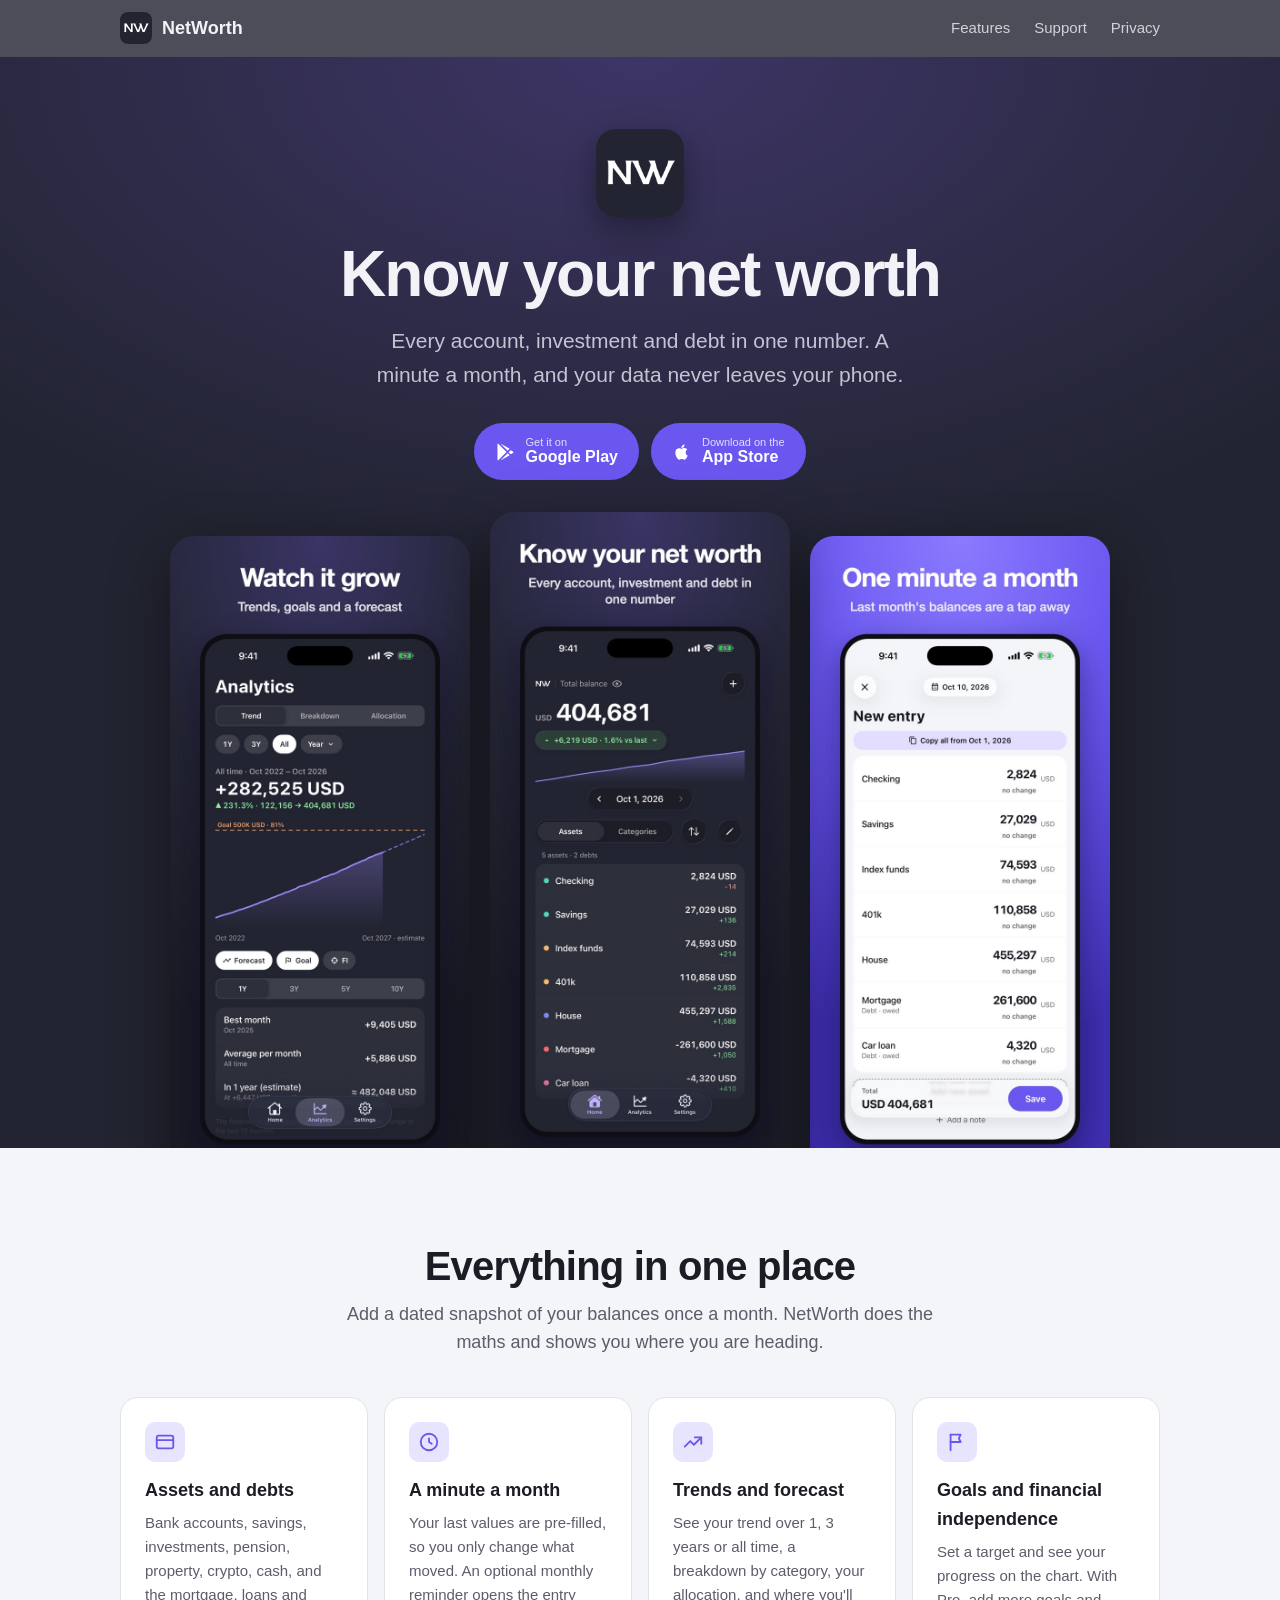
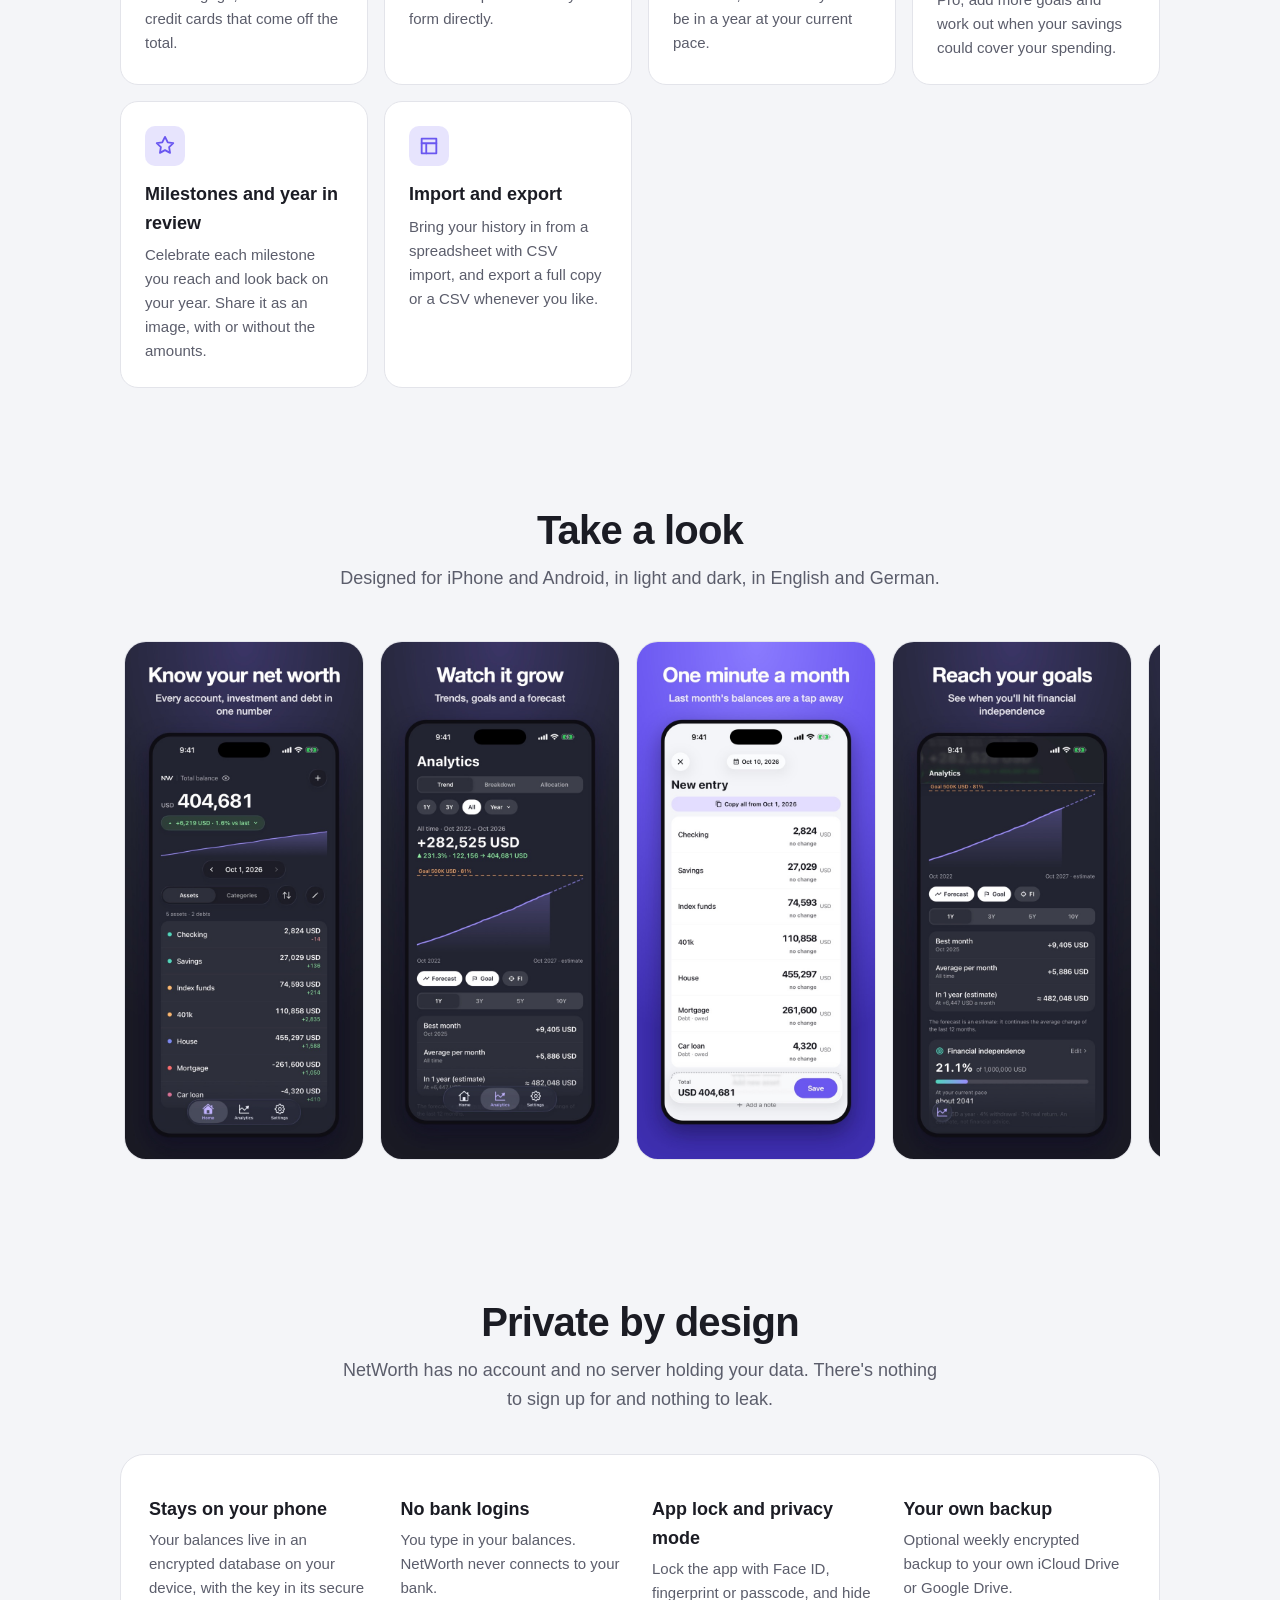
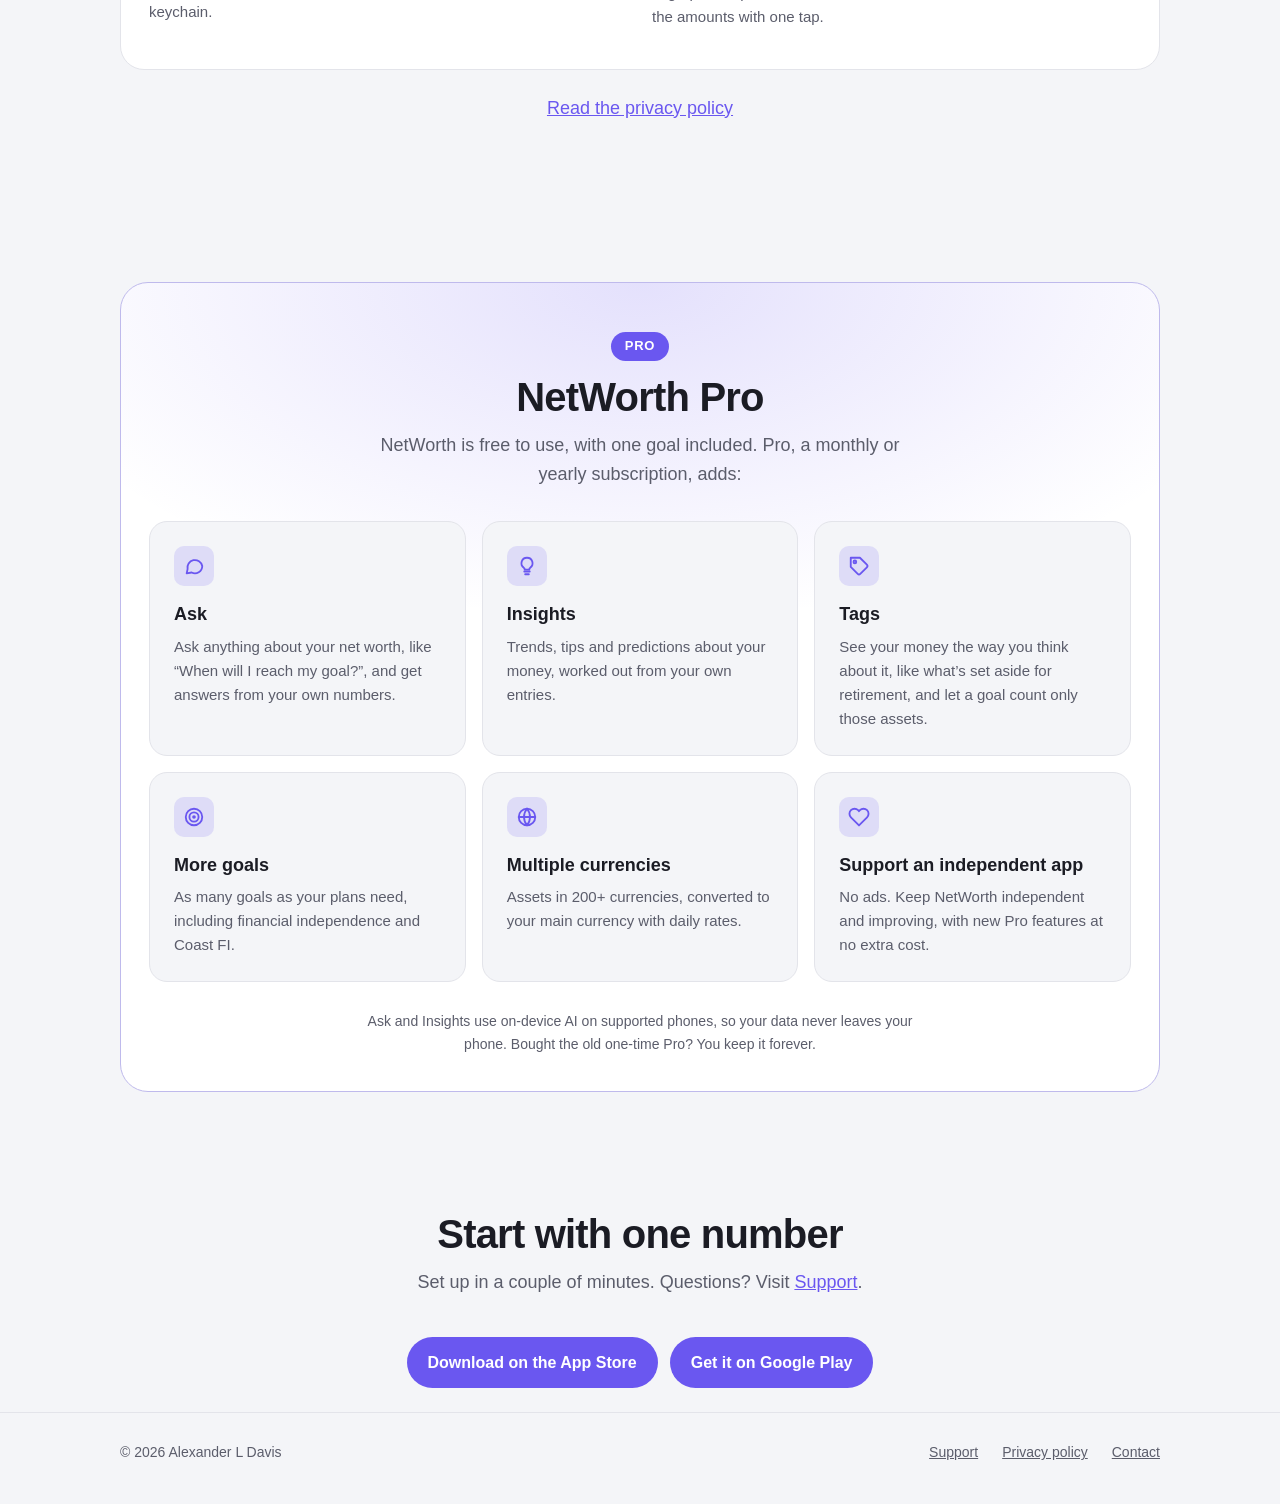
<file: index.html>
<!doctype html>
<html lang="en">
  <head>
    <meta charset="utf-8" />
    <meta name="viewport" content="width=device-width, initial-scale=1" />
    <title>NetWorth: Net Worth Tracker</title>
    <meta name="description" content="Track every account, investment and debt in one number. A private net worth tracker for iPhone and Android: no account, no bank logins, your data stays encrypted on your device." />
    <meta property="og:title" content="NetWorth: Net Worth Tracker" />
    <meta property="og:description" content="Every account, investment and debt in one number. Private by design." />
    <meta property="og:image" content="https://alexander7161.github.io/net-worth/assets/og.jpg" />
    <meta property="og:type" content="website" />
    <meta name="twitter:card" content="summary_large_image" />
    <link rel="icon" href="assets/favicon.png" />
    <link rel="apple-touch-icon" href="assets/apple-touch-icon.png" />
    <link rel="stylesheet" href="assets/style.css" />
  </head>
  <body>
    <header class="site-header on-hero">
      <nav class="nav">
        <a class="brand" href="./"><img src="assets/icon.png" alt="" />NetWorth</a>
        <a class="wide-only" href="#features">Features</a>
        <a href="support/">Support</a>
        <a href="privacy/">Privacy</a>
      </nav>
    </header>

    <section class="hero">
      <img class="app-icon" src="assets/icon.png" alt="NetWorth app icon" />
      <h1>Know your net worth</h1>
      <p class="lede">
        Every account, investment and debt in one number. A minute a month, and your data never
        leaves your phone.
      </p>
      <div class="ctas">
        <a class="btn" href="https://play.google.com/store/apps/details?id=com.networthrn">
          <svg viewBox="0 0 24 24" aria-hidden="true"><path d="M3.6 1.8 13.8 12 3.6 22.2c-.36-.2-.6-.6-.6-1.1V2.9c0-.5.24-.9.6-1.1zm11.6 11.6 2.4 2.4-11.1 6.3 8.7-8.7zm3.7-3.5 2.6 1.5c.75.43.75 1.5 0 1.93l-2.6 1.5-2.7-2.43 2.7-2.5zM6.5 1.9l11.1 6.3-2.4 2.4-8.7-8.7z"/></svg>
          <span><small>Get it on</small>Google Play</span>
        </a>
        <a class="btn" href="https://apps.apple.com/app/networth-money-tracker/id6819868292">
          <svg viewBox="0 0 24 24" aria-hidden="true"><path d="M16.37 12.6c-.02-2.3 1.88-3.4 1.97-3.46-1.07-1.57-2.74-1.78-3.33-1.8-1.42-.15-2.77.83-3.49.83-.72 0-1.83-.81-3.01-.79-1.55.02-2.98.9-3.78 2.29-1.61 2.8-.41 6.94 1.16 9.21.77 1.11 1.68 2.36 2.88 2.31 1.16-.05 1.6-.75 3-.75 1.4 0 1.79.75 3.01.72 1.25-.02 2.04-1.13 2.8-2.25.88-1.29 1.24-2.54 1.26-2.6-.03-.01-2.42-.93-2.47-3.71zM14.08 5.85c.64-.77 1.07-1.85.95-2.92-.92.04-2.03.61-2.69 1.38-.59.68-1.1 1.77-.97 2.82 1.03.08 2.07-.52 2.71-1.28z"/></svg>
          <span><small>Download on the</small>App Store</span>
        </a>
      </div>
      <div class="shots">
        <img src="assets/screens/02-analytics.jpg" alt="Analytics screen with a net worth trend, goal line and forecast" />
        <img src="assets/screens/01-home.jpg" alt="Home screen showing total net worth and the balance of each asset and debt" />
        <img src="assets/screens/03-entry.jpg" alt="Recording a monthly entry with last month's values pre-filled" />
      </div>
    </section>

    <main>
      <section class="band" id="features">
        <h2>Everything in one place</h2>
        <p class="sub">Add a dated snapshot of your balances once a month. NetWorth does the maths and shows you where you are heading.</p>
        <div class="features">
          <div class="feature">
            <div class="icon"><svg viewBox="0 0 24 24"><rect x="3" y="5" width="18" height="14" rx="2"/><path d="M3 10h18"/></svg></div>
            <h3>Assets and debts</h3>
            <p>Bank accounts, savings, investments, pension, property, crypto, cash, and the mortgage, loans and credit cards that come off the total.</p>
          </div>
          <div class="feature">
            <div class="icon"><svg viewBox="0 0 24 24"><path d="M12 8v4l3 2"/><circle cx="12" cy="12" r="9"/></svg></div>
            <h3>A minute a month</h3>
            <p>Your last values are pre-filled, so you only change what moved. An optional monthly reminder opens the entry form directly.</p>
          </div>
          <div class="feature">
            <div class="icon"><svg viewBox="0 0 24 24"><path d="M3 17l6-6 4 4 8-8"/><path d="M14 7h7v7"/></svg></div>
            <h3>Trends and forecast</h3>
            <p>See your trend over 1, 3 years or all time, a breakdown by category, your allocation, and where you'll be in a year at your current pace.</p>
          </div>
          <div class="feature">
            <div class="icon"><svg viewBox="0 0 24 24"><path d="M5 21V4"/><path d="M5 4h11l-2 4 2 4H5"/></svg></div>
            <h3>Goals and financial independence</h3>
            <p>Set a target and see your progress on the chart. With Pro, add more goals and work out when your savings could cover your spending.</p>
          </div>
          <div class="feature">
            <div class="icon"><svg viewBox="0 0 24 24"><path d="M12 2l3 6 6 .9-4.5 4.3 1 6.3L12 16.5 6.5 19.5l1-6.3L3 8.9 9 8z"/></svg></div>
            <h3>Milestones and year in review</h3>
            <p>Celebrate each milestone you reach and look back on your year. Share it as an image, with or without the amounts.</p>
          </div>
          <div class="feature">
            <div class="icon"><svg viewBox="0 0 24 24"><path d="M4 4h16v16H4z"/><path d="M4 9h16M9 9v11"/></svg></div>
            <h3>Import and export</h3>
            <p>Bring your history in from a spreadsheet with CSV import, and export a full copy or a CSV whenever you like.</p>
          </div>
        </div>
      </section>

      <section class="band">
        <h2>Take a look</h2>
        <p class="sub">Designed for iPhone and Android, in light and dark, in English and German.</p>
        <div class="gallery">
          <img src="assets/screens/01-home.jpg" alt="Home: your net worth and every asset" loading="lazy" />
          <img src="assets/screens/02-analytics.jpg" alt="Analytics: trends, goals and a forecast" loading="lazy" />
          <img src="assets/screens/03-entry.jpg" alt="Recording a monthly entry" loading="lazy" />
          <img src="assets/screens/04-goals.jpg" alt="Goals and financial independence" loading="lazy" />
          <img src="assets/screens/05-milestones.jpg" alt="Milestones" loading="lazy" />
          <img src="assets/screens/06-private.jpg" alt="Privacy features" loading="lazy" />
        </div>
      </section>

      <section class="band" id="privacy">
        <h2>Private by design</h2>
        <p class="sub">NetWorth has no account and no server holding your data. There's nothing to sign up for and nothing to leak.</p>
        <div class="privacy-band">
          <div><strong>Stays on your phone</strong><p>Your balances live in an encrypted database on your device, with the key in its secure keychain.</p></div>
          <div><strong>No bank logins</strong><p>You type in your balances. NetWorth never connects to your bank.</p></div>
          <div><strong>App lock and privacy mode</strong><p>Lock the app with Face ID, fingerprint or passcode, and hide the amounts with one tap.</p></div>
          <div><strong>Your own backup</strong><p>Optional weekly encrypted backup to your own iCloud Drive or Google Drive.</p></div>
        </div>
        <p class="sub" style="margin-top: 24px"><a href="privacy/">Read the privacy policy</a></p>
      </section>

      <section class="band pro">
        <div class="pro-panel">
          <span class="badge">Pro</span>
          <h2>NetWorth Pro</h2>
          <p class="sub">NetWorth is free to use, with one goal included. Pro, a monthly or yearly subscription, adds:</p>
          <div class="features">
            <div class="feature">
              <div class="icon"><svg viewBox="0 0 24 24"><path d="M21 12a8 8 0 0 1-11.6 7.1L4 20l1-4.6A8 8 0 1 1 21 12z"/></svg></div>
              <h3>Ask</h3>
              <p>Ask anything about your net worth, like “When will I reach my goal?”, and get answers from your own numbers.</p>
            </div>
            <div class="feature">
              <div class="icon"><svg viewBox="0 0 24 24"><path d="M9 18h6M10 21h4"/><path d="M12 3a6 6 0 0 0-3.5 10.9c.6.4 1 1.1 1 1.8V16h5v-.3c0-.7.4-1.4 1-1.8A6 6 0 0 0 12 3z"/></svg></div>
              <h3>Insights</h3>
              <p>Trends, tips and predictions about your money, worked out from your own entries.</p>
            </div>
            <div class="feature">
              <div class="icon"><svg viewBox="0 0 24 24"><path d="M20.6 13.4 13.4 20.6a2 2 0 0 1-2.8 0L3 13V3h10l7.6 7.6a2 2 0 0 1 0 2.8z"/><circle cx="7.5" cy="7.5" r="1.5"/></svg></div>
              <h3>Tags</h3>
              <p>See your money the way you think about it, like what’s set aside for retirement, and let a goal count only those assets.</p>
            </div>
            <div class="feature">
              <div class="icon"><svg viewBox="0 0 24 24"><circle cx="12" cy="12" r="9"/><circle cx="12" cy="12" r="5"/><circle cx="12" cy="12" r="1"/></svg></div>
              <h3>More goals</h3>
              <p>As many goals as your plans need, including financial independence and Coast FI.</p>
            </div>
            <div class="feature">
              <div class="icon"><svg viewBox="0 0 24 24"><circle cx="12" cy="12" r="9"/><path d="M3 12h18M12 3a14 14 0 0 1 0 18M12 3a14 14 0 0 0 0 18"/></svg></div>
              <h3>Multiple currencies</h3>
              <p>Assets in 200+ currencies, converted to your main currency with daily rates.</p>
            </div>
            <div class="feature">
              <div class="icon"><svg viewBox="0 0 24 24"><path d="M20.8 4.6a5.5 5.5 0 0 0-7.8 0L12 5.7l-1-1.1a5.5 5.5 0 0 0-7.8 7.8L12 21.2l8.8-8.8a5.5 5.5 0 0 0 0-7.8z"/></svg></div>
              <h3>Support an independent app</h3>
              <p>No ads. Keep NetWorth independent and improving, with new Pro features at no extra cost.</p>
            </div>
          </div>
          <p class="note">Ask and Insights use on-device AI on supported phones, so your data never leaves your phone. Bought the old one-time Pro? You keep it forever.</p>
        </div>
      </section>

      <section class="band final">
        <h2>Start with one number</h2>
        <p class="sub">Set up in a couple of minutes. Questions? Visit <a href="support/">Support</a>.</p>
        <div class="ctas">
          <a class="btn" href="https://apps.apple.com/app/networth-money-tracker/id6819868292">Download on the App Store</a>
          <a class="btn" href="https://play.google.com/store/apps/details?id=com.networthrn">Get it on Google Play</a>
        </div>
      </section>
    </main>

    <footer class="site-footer">
      <div class="inner">
        <span class="copy">© 2026 Alexander L Davis</span>
        <a href="support/">Support</a>
        <a href="privacy/">Privacy policy</a>
        <a href="mailto:alexanderdavis.net+networth@googlemail.com">Contact</a>
      </div>
    </footer>
  </body>
</html>
</file>
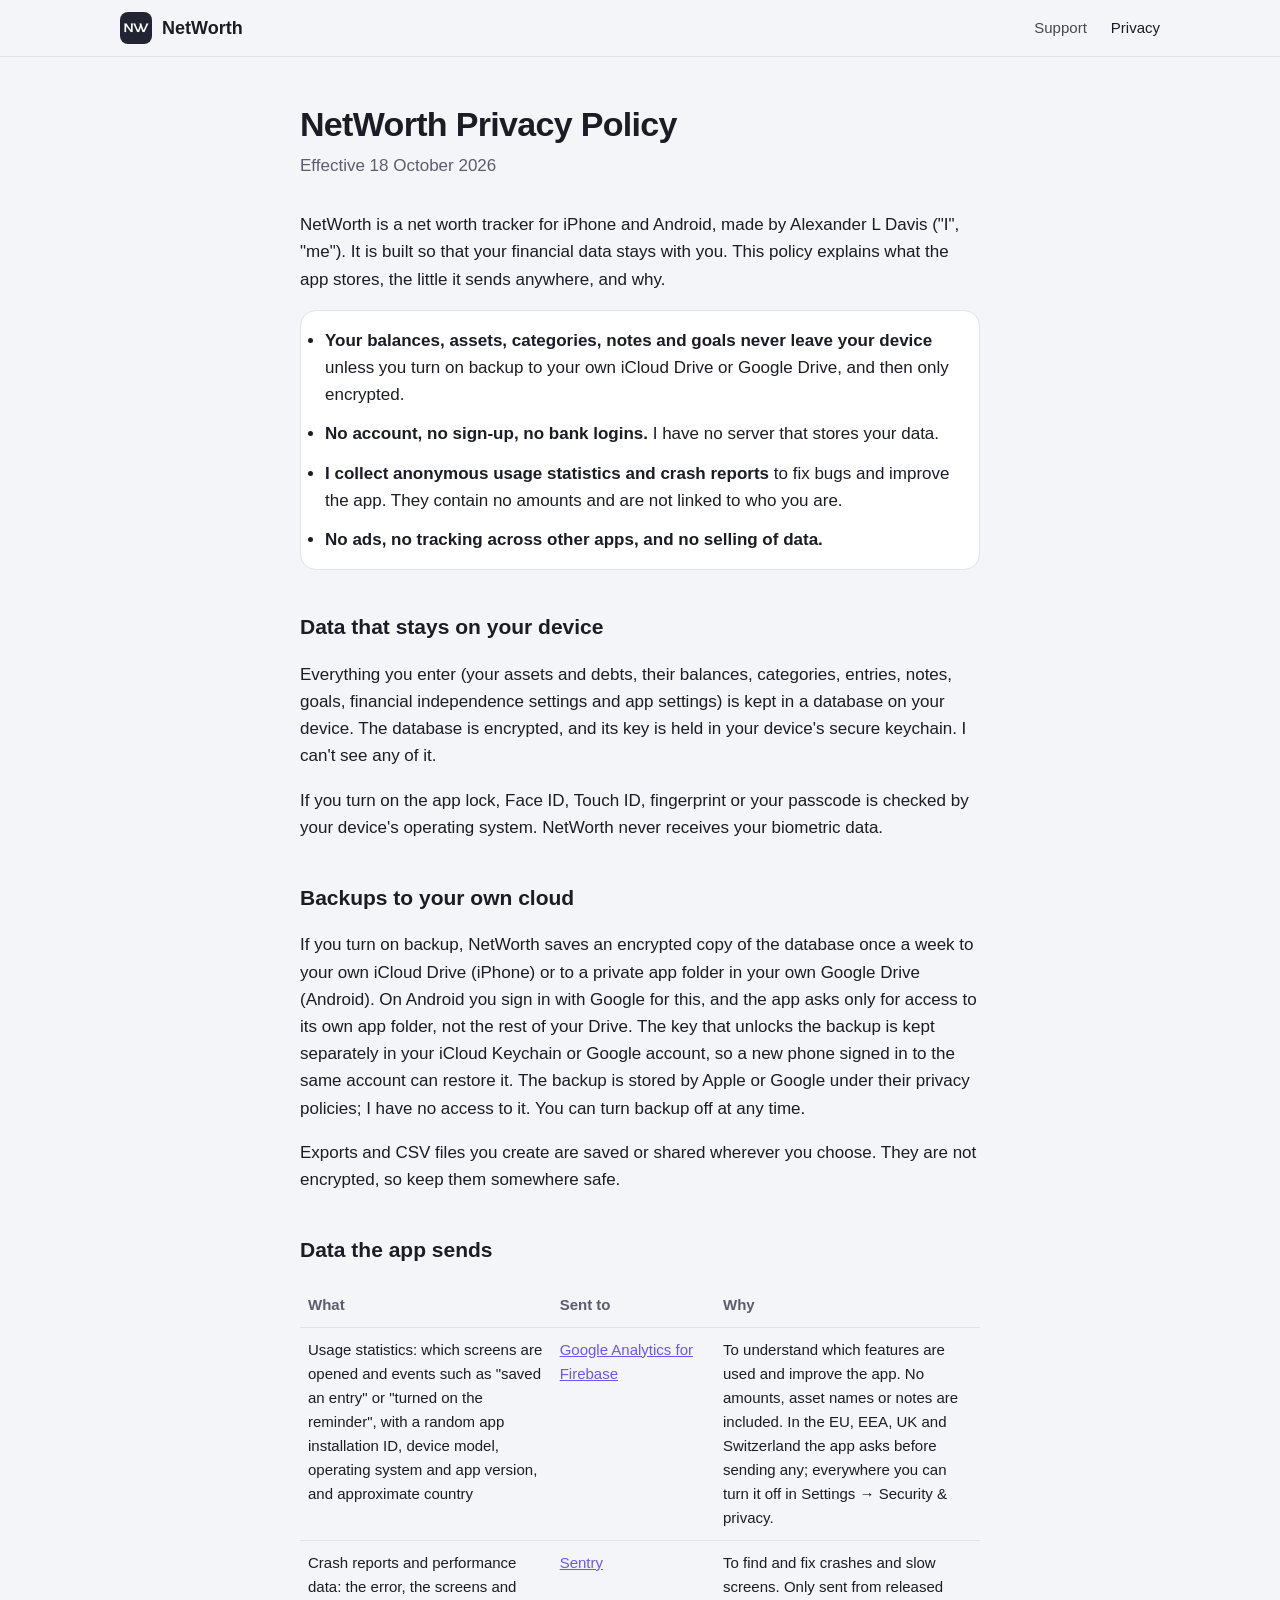
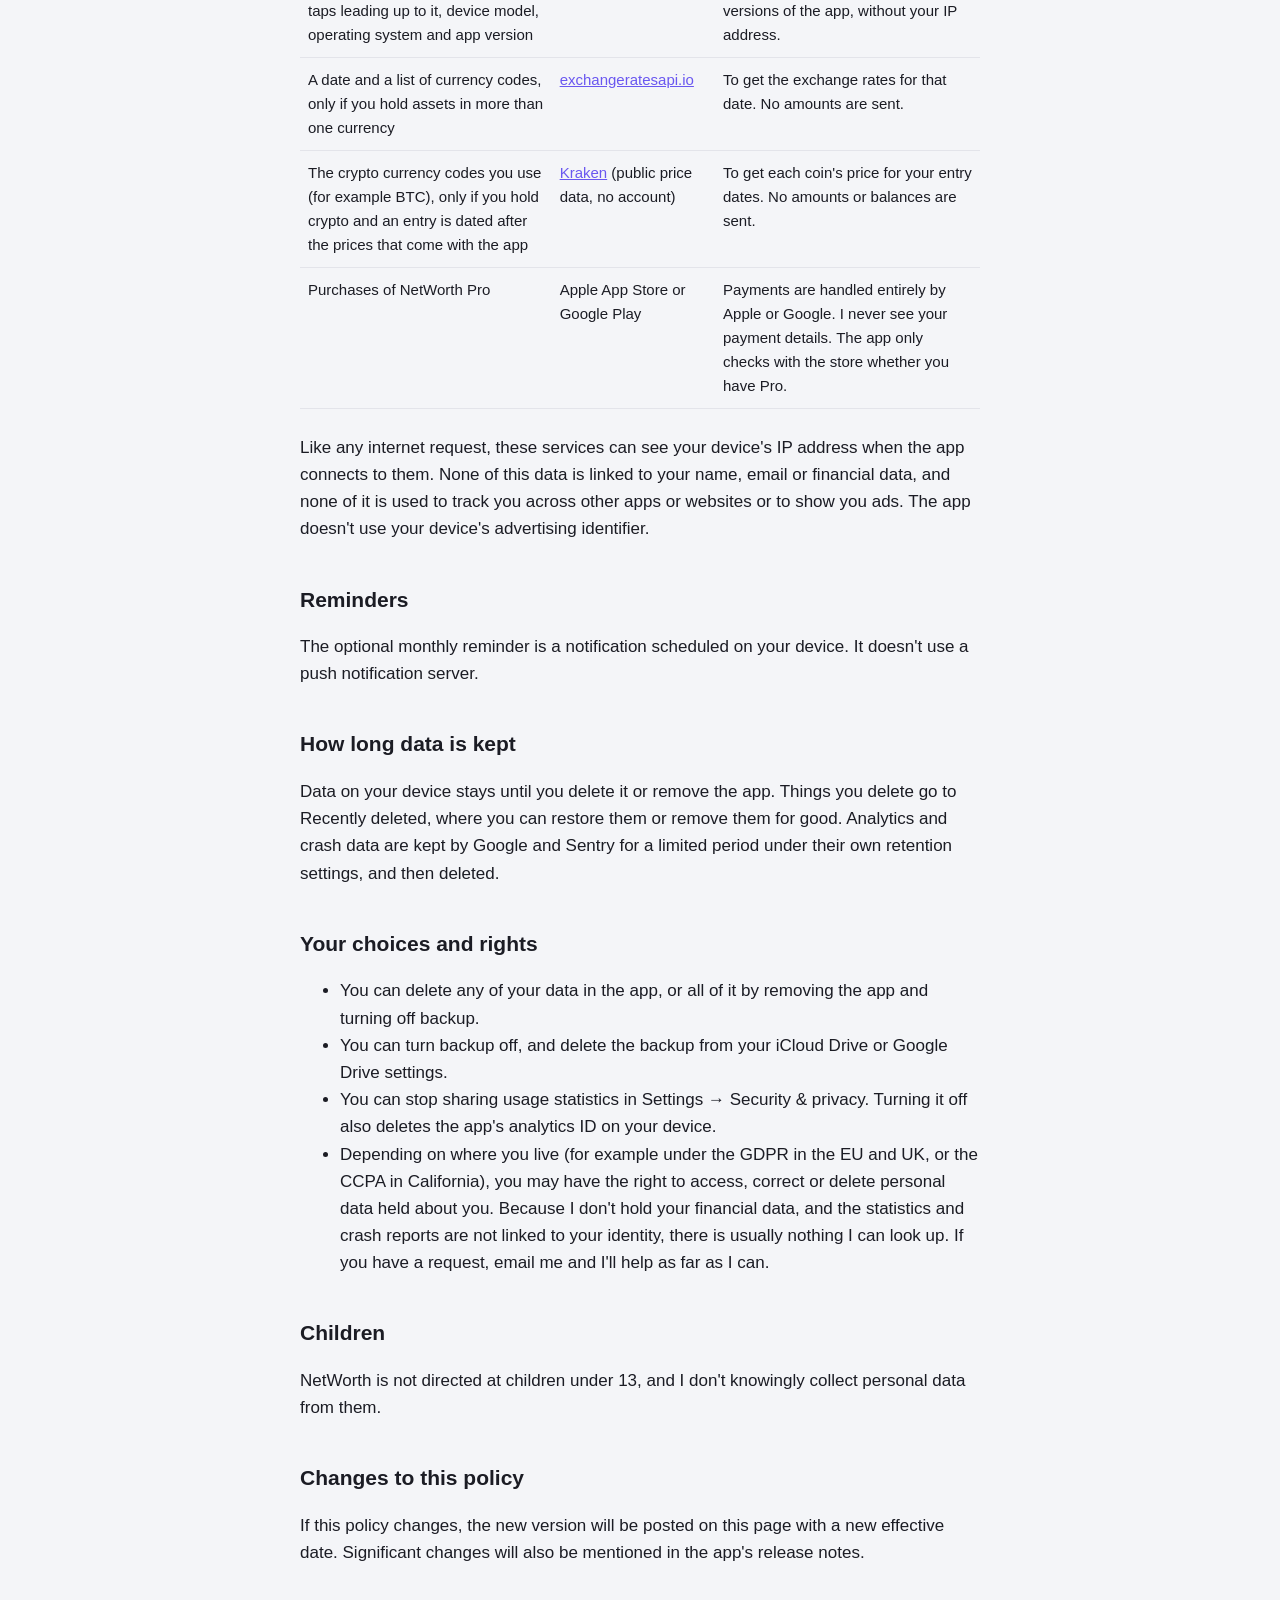
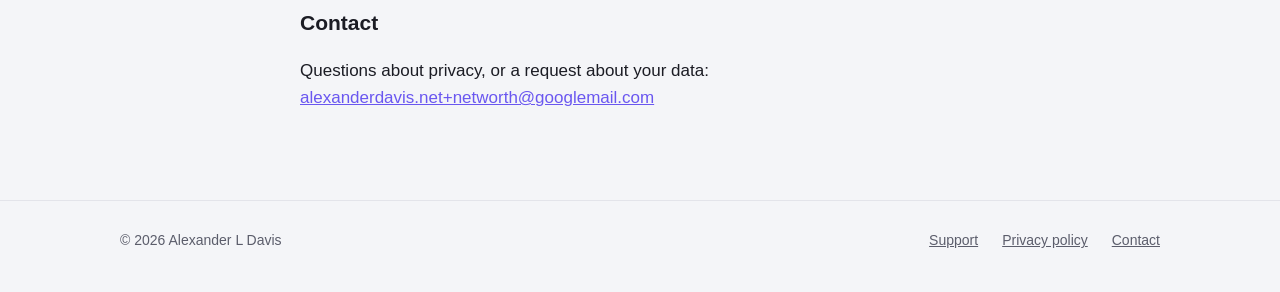
<file: privacy/index.html>
<!doctype html>
<html lang="en">
  <head>
    <meta charset="utf-8" />
    <meta name="viewport" content="width=device-width, initial-scale=1" />
    <title>NetWorth Privacy Policy</title>
    <meta name="description" content="How the NetWorth app handles your data: your balances stay encrypted on your device." />
    <link rel="icon" href="../assets/favicon.png" />
    <link rel="apple-touch-icon" href="../assets/apple-touch-icon.png" />
    <link rel="stylesheet" href="../assets/style.css" />
  </head>
  <body>
    <header class="site-header">
      <nav class="nav">
        <a class="brand" href="../"><img src="../assets/icon.png" alt="" />NetWorth</a>
        <a href="../support/">Support</a>
        <a href="../privacy/" aria-current="page">Privacy</a>
      </nav>
    </header>
    <main class="doc">
      <h1>NetWorth Privacy Policy</h1>
      <p class="meta">Effective 18 October 2026</p>

      <p>
        NetWorth is a net worth tracker for iPhone and Android, made by Alexander L Davis
        ("I", "me"). It is built so that your financial data stays with you. This policy explains
        what the app stores, the little it sends anywhere, and why.
      </p>

      <ul class="summary">
        <li><strong>Your balances, assets, categories, notes and goals never leave your device</strong> unless you turn on backup to your own iCloud Drive or Google Drive, and then only encrypted.</li>
        <li><strong>No account, no sign-up, no bank logins.</strong> I have no server that stores your data.</li>
        <li><strong>I collect anonymous usage statistics and crash reports</strong> to fix bugs and improve the app. They contain no amounts and are not linked to who you are.</li>
        <li><strong>No ads, no tracking across other apps, and no selling of data.</strong></li>
      </ul>

      <h2>Data that stays on your device</h2>
      <p>
        Everything you enter (your assets and debts, their balances, categories, entries, notes,
        goals, financial independence settings and app settings) is kept in a database on your
        device. The database is encrypted, and its key is held in your device's secure keychain.
        I can't see any of it.
      </p>
      <p>
        If you turn on the app lock, Face ID, Touch ID, fingerprint or your passcode is checked by
        your device's operating system. NetWorth never receives your biometric data.
      </p>

      <h2>Backups to your own cloud</h2>
      <p>
        If you turn on backup, NetWorth saves an encrypted copy of the database once a week to your
        own iCloud Drive (iPhone) or to a private app folder in your own Google Drive (Android). On
        Android you sign in with Google for this, and the app asks only for access to its own app
        folder, not the rest of your Drive. The key that unlocks the backup is kept separately in your
        iCloud Keychain or Google account, so a new phone signed in to the same account can restore
        it. The backup is stored by Apple or Google under their privacy policies; I have no access
        to it. You can turn backup off at any time.
      </p>
      <p>
        Exports and CSV files you create are saved or shared wherever you choose. They are not
        encrypted, so keep them somewhere safe.
      </p>

      <h2>Data the app sends</h2>
      <div class="scroll">
        <table>
          <thead>
            <tr><th>What</th><th>Sent to</th><th>Why</th></tr>
          </thead>
          <tbody>
            <tr>
              <td>Usage statistics: which screens are opened and events such as "saved an entry" or "turned on the reminder", with a random app installation ID, device model, operating system and app version, and approximate country</td>
              <td><a href="https://firebase.google.com/support/privacy">Google Analytics for Firebase</a></td>
              <td>To understand which features are used and improve the app. No amounts, asset names or notes are included. In the EU, EEA, UK and Switzerland the app asks before sending any; everywhere you can turn it off in Settings → Security &amp; privacy.</td>
            </tr>
            <tr>
              <td>Crash reports and performance data: the error, the screens and taps leading up to it, device model, operating system and app version</td>
              <td><a href="https://sentry.io/privacy/">Sentry</a></td>
              <td>To find and fix crashes and slow screens. Only sent from released versions of the app, without your IP address.</td>
            </tr>
            <tr>
              <td>A date and a list of currency codes, only if you hold assets in more than one currency</td>
              <td><a href="https://exchangeratesapi.io/">exchangeratesapi.io</a></td>
              <td>To get the exchange rates for that date. No amounts are sent.</td>
            </tr>
            <tr>
              <td>The crypto currency codes you use (for example BTC), only if you hold crypto and an entry is dated after the prices that come with the app</td>
              <td><a href="https://www.kraken.com/legal/privacy">Kraken</a> (public price data, no account)</td>
              <td>To get each coin's price for your entry dates. No amounts or balances are sent.</td>
            </tr>
            <tr>
              <td>Purchases of NetWorth Pro</td>
              <td>Apple App Store or Google Play</td>
              <td>Payments are handled entirely by Apple or Google. I never see your payment details. The app only checks with the store whether you have Pro.</td>
            </tr>
          </tbody>
        </table>
      </div>
      <p>
        Like any internet request, these services can see your device's IP address when the app
        connects to them. None of this data is linked to your name, email or financial data, and
        none of it is used to track you across other apps or websites or to show you ads. The app
        doesn't use your device's advertising identifier.
      </p>

      <h2>Reminders</h2>
      <p>
        The optional monthly reminder is a notification scheduled on your device. It doesn't use a
        push notification server.
      </p>

      <h2>How long data is kept</h2>
      <p>
        Data on your device stays until you delete it or remove the app. Things you delete go to
        Recently deleted, where you can restore them or remove them for good. Analytics and crash
        data are kept by Google and Sentry for a limited period under their own retention settings,
        and then deleted.
      </p>

      <h2>Your choices and rights</h2>
      <ul>
        <li>You can delete any of your data in the app, or all of it by removing the app and turning off backup.</li>
        <li>You can turn backup off, and delete the backup from your iCloud Drive or Google Drive settings.</li>
        <li>You can stop sharing usage statistics in Settings → Security &amp; privacy. Turning it off also deletes the app's analytics ID on your device.</li>
        <li>
          Depending on where you live (for example under the GDPR in the EU and UK, or the CCPA in
          California), you may have the right to access, correct or delete personal data held about
          you. Because I don't hold your financial data, and the statistics and crash reports are
          not linked to your identity, there is usually nothing I can look up. If you have a request,
          email me and I'll help as far as I can.
        </li>
      </ul>

      <h2>Children</h2>
      <p>
        NetWorth is not directed at children under 13, and I don't knowingly collect personal data
        from them.
      </p>

      <h2>Changes to this policy</h2>
      <p>
        If this policy changes, the new version will be posted on this page with a new effective
        date. Significant changes will also be mentioned in the app's release notes.
      </p>

      <h2>Contact</h2>
      <p>
        Questions about privacy, or a request about your data:
        <a href="mailto:alexanderdavis.net+networth@googlemail.com">alexanderdavis.net+networth@googlemail.com</a>
      </p>
    </main>
    <footer class="site-footer">
      <div class="inner">
        <span class="copy">© 2026 Alexander L Davis</span>
        <a href="../support/">Support</a>
        <a href="../privacy/">Privacy policy</a>
        <a href="mailto:alexanderdavis.net+networth@googlemail.com">Contact</a>
      </div>
    </footer>
  </body>
</html>
</file>
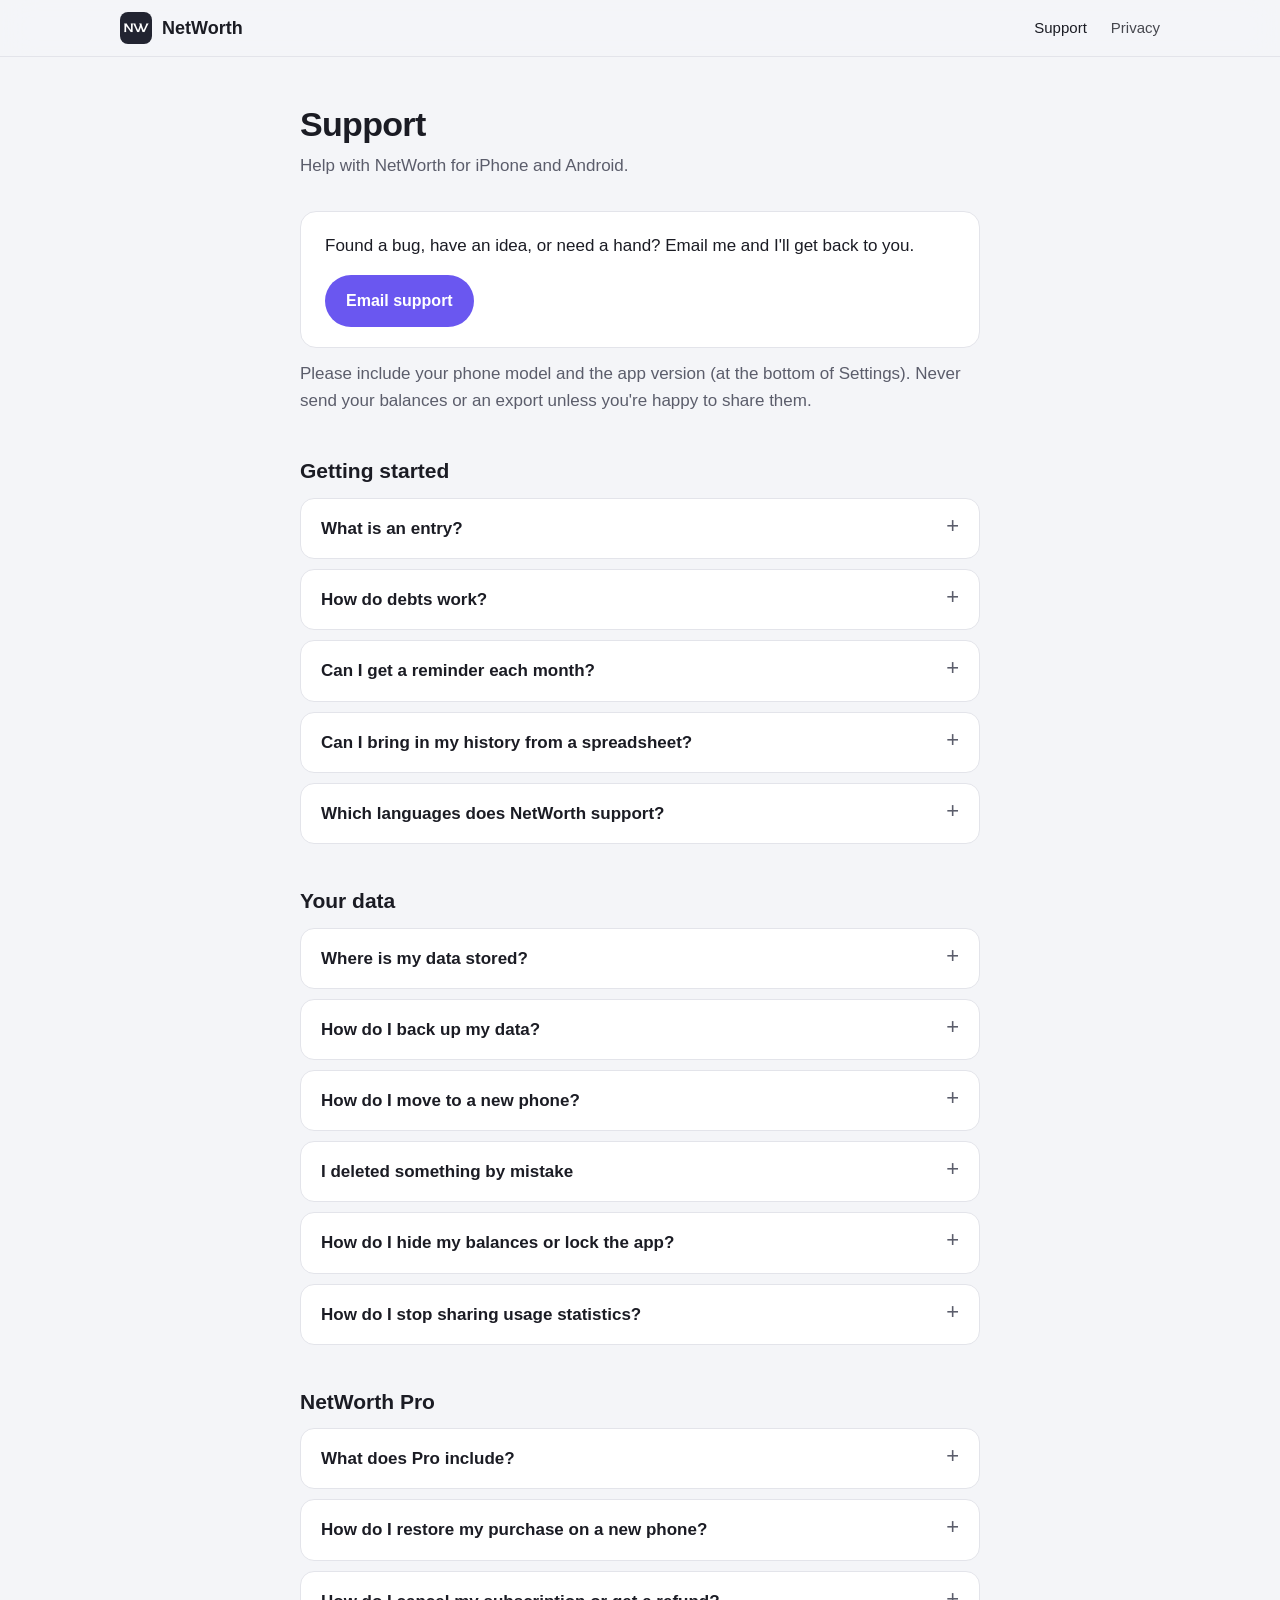
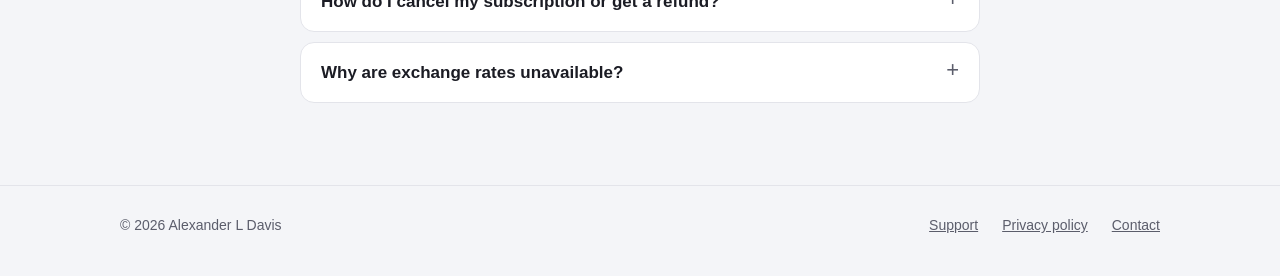
<file: support/index.html>
<!doctype html>
<html lang="en">
  <head>
    <meta charset="utf-8" />
    <meta name="viewport" content="width=device-width, initial-scale=1" />
    <title>NetWorth Support</title>
    <meta name="description" content="Help with the NetWorth app: entries, backups, moving to a new phone, NetWorth Pro and how to get in touch." />
    <link rel="icon" href="../assets/favicon.png" />
    <link rel="apple-touch-icon" href="../assets/apple-touch-icon.png" />
    <link rel="stylesheet" href="../assets/style.css" />
  </head>
  <body>
    <header class="site-header">
      <nav class="nav">
        <a class="brand" href="../"><img src="../assets/icon.png" alt="" />NetWorth</a>
        <a href="../support/" aria-current="page">Support</a>
        <a href="../privacy/">Privacy</a>
      </nav>
    </header>
    <main class="doc">
      <h1>Support</h1>
      <p class="meta">Help with NetWorth for iPhone and Android.</p>

      <div class="card contact">
        <p>Found a bug, have an idea, or need a hand? Email me and I'll get back to you.</p>
        <a class="btn" href="mailto:alexanderdavis.net+networth@googlemail.com?subject=NetWorth%20Support">Email support</a>
      </div>
      <p class="meta" style="margin-top: 12px">
        Please include your phone model and the app version (at the bottom of Settings). Never send
        your balances or an export unless you're happy to share them.
      </p>

      <div class="faq">
        <h2>Getting started</h2>
        <details>
          <summary>What is an entry?</summary>
          <p>
            An entry is a dated snapshot of the balance of every asset and debt. Most people add one
            a month. Your net worth, trends and forecast are worked out from your entries. Tap
            <strong>+</strong> on Home to add one; your last values are pre-filled, so you only change
            what moved.
          </p>
        </details>
        <details>
          <summary>How do debts work?</summary>
          <p>
            Each category is either an asset or a debt. Enter a debt such as a mortgage or credit
            card as the amount you owe (a positive number) and NetWorth subtracts it from your total.
          </p>
        </details>
        <details>
          <summary>Can I get a reminder each month?</summary>
          <p>
            Yes. Turn on the monthly reminder in Settings and pick the day and time. It stays quiet
            in months you've already added an entry. If it doesn't arrive, check that notifications
            are allowed for NetWorth in your phone's settings.
          </p>
        </details>
        <details>
          <summary>Can I bring in my history from a spreadsheet?</summary>
          <p>
            Yes. Save it as a CSV file and use <strong>Import CSV</strong> in Settings. It reads
            either a column per asset or a row per value, lets you match each column to an asset,
            and shows a preview before anything is imported.
          </p>
        </details>
        <details>
          <summary>Which languages does NetWorth support?</summary>
          <p>
            English and German. NetWorth follows your phone's language, or you can choose one in
            Settings. Number and date formats follow your format settings.
          </p>
        </details>

        <h2>Your data</h2>
        <details>
          <summary>Where is my data stored?</summary>
          <p>
            Only on your phone, in an encrypted database. There's no NetWorth account or server, so
            I can't see your data and can't recover it for you. Turn on backup to keep a copy. See
            the <a href="../privacy/">privacy policy</a> for details.
          </p>
        </details>
        <details>
          <summary>How do I back up my data?</summary>
          <p>
            Turn on backup in Settings. NetWorth saves an encrypted copy once a week to your own
            iCloud Drive (iPhone) or Google Drive (Android). On iPhone you need to be signed in to
            iCloud with iCloud Drive on; on Android you sign in with Google when you turn it on.
          </p>
        </details>
        <details>
          <summary>How do I move to a new phone?</summary>
          <p>
            <strong>Same platform:</strong> make sure backup is on, then install NetWorth on the new
            phone, signed in to the same Apple ID or Google account, and choose
            <strong>Restore from backup</strong> on the welcome screen. If it says the key hasn't
            arrived yet, check that iCloud Keychain (iPhone) or Google backup (Android) is on and try
            again a little later.
          </p>
          <p>
            <strong>iPhone to Android or back:</strong> export your data in Settings, send the file to
            your new phone, and import it there. Importing replaces everything already in the app.
          </p>
        </details>
        <details>
          <summary>I deleted something by mistake</summary>
          <p>
            Deleted entries, assets and categories go to <strong>Recently deleted</strong> in
            Settings, where you can restore them. Restoring an asset brings back its values in every
            entry.
          </p>
        </details>
        <details>
          <summary>How do I hide my balances or lock the app?</summary>
          <p>
            Tap the eye next to your total on Home to hide the amounts. To require Face ID,
            fingerprint or your passcode when opening NetWorth, turn on the app lock in Settings.
          </p>
        </details>
        <details>
          <summary>How do I stop sharing usage statistics?</summary>
          <p>
            Turn it off in Settings → Security &amp; privacy. Usage statistics never include
            amounts, asset names or notes.
          </p>
        </details>

        <h2>NetWorth Pro</h2>
        <details>
          <summary>What does Pro include?</summary>
          <p>
            Ask (questions about your net worth, answered from your own numbers), Insights, tags,
            more goals including financial independence and Coast FI (free includes one amount
            goal), assets in more than one currency (converted to your main currency with daily
            exchange rates), and new Pro features as they ship. It also supports NetWorth's
            development.
          </p>
        </details>
        <details>
          <summary>How do I restore my purchase on a new phone?</summary>
          <p>
            Open Pro in Settings and tap <strong>Restore purchases</strong>. Use the same Apple ID or
            Google Play account you bought it with. The old one-time Pro purchase is honoured forever.
          </p>
        </details>
        <details>
          <summary>How do I cancel my subscription or get a refund?</summary>
          <p>
            Subscriptions are handled by Apple or Google. Cancel at least 24 hours before it renews:
          </p>
          <ul>
            <li><strong>iPhone:</strong> Settings → your name → Subscriptions, or <a href="https://apps.apple.com/account/subscriptions">apps.apple.com/account/subscriptions</a>. Request a refund at <a href="https://reportaproblem.apple.com">reportaproblem.apple.com</a>.</li>
            <li><strong>Android:</strong> Google Play → profile → Payments &amp; subscriptions → Subscriptions, or <a href="https://play.google.com/store/account/subscriptions">play.google.com/store/account/subscriptions</a>. See Google's <a href="https://support.google.com/googleplay/answer/2479637">refund help</a>.</li>
          </ul>
        </details>
        <details>
          <summary>Why are exchange rates unavailable?</summary>
          <p>
            Rates are downloaded for each entry date, so NetWorth needs an internet connection the
            first time. Values without a rate for that date are left out of the totals until it can
            fetch one. If it keeps happening, email me.
          </p>
        </details>
      </div>
    </main>
    <footer class="site-footer">
      <div class="inner">
        <span class="copy">© 2026 Alexander L Davis</span>
        <a href="../support/">Support</a>
        <a href="../privacy/">Privacy policy</a>
        <a href="mailto:alexanderdavis.net+networth@googlemail.com">Contact</a>
      </div>
    </footer>
  </body>
</html>
</file>
<file: assets/style.css>
:root {
  color-scheme: light dark;
  --bg: #f4f5f8;
  --surface: #ffffff;
  --text: #1b1c24;
  --muted: #5b5d6b;
  --accent: #6a57f0;
  --accent-text: #ffffff;
  --line: #e3e4ea;
  --hero-bg: radial-gradient(120% 80% at 50% 0%, #3d3566 0%, #222431 60%);
  --hero-text: #f2f2f7;
  --hero-muted: #c3c4d3;
}
@media (prefers-color-scheme: dark) {
  :root {
    --bg: #222431;
    --surface: #2c2e3d;
    --text: #f2f2f7;
    --muted: #a9abbb;
    --accent: #9c8cff;
    --accent-text: #1b1c24;
    --line: #3a3c4d;
  }
}

* { box-sizing: border-box; }
html { scroll-behavior: smooth; }
body {
  margin: 0;
  background: var(--bg);
  color: var(--text);
  font: 17px/1.6 -apple-system, BlinkMacSystemFont, 'Segoe UI', Roboto, sans-serif;
  -webkit-font-smoothing: antialiased;
}
a { color: var(--accent); }
img { max-width: 100%; display: block; }

/* Header and footer */
.site-header {
  position: sticky;
  top: 0;
  z-index: 10;
  background: color-mix(in srgb, var(--bg) 85%, transparent);
  backdrop-filter: saturate(180%) blur(16px);
  -webkit-backdrop-filter: saturate(180%) blur(16px);
  border-bottom: 1px solid var(--line);
}
.site-header.on-hero {
  background: color-mix(in srgb, #222431 80%, transparent);
  border-bottom-color: transparent;
  color: var(--hero-text);
}
.nav {
  max-width: 1080px;
  margin: 0 auto;
  padding: 12px 20px;
  display: flex;
  align-items: center;
  gap: 24px;
}
.brand {
  display: flex;
  align-items: center;
  gap: 10px;
  font-weight: 700;
  font-size: 18px;
  color: inherit;
  text-decoration: none;
  margin-right: auto;
}
.brand img { width: 32px; height: 32px; border-radius: 8px; }
.nav a:not(.brand) { color: inherit; text-decoration: none; opacity: 0.8; font-size: 15px; }
.nav a:not(.brand):hover, .nav a[aria-current='page'] { opacity: 1; }
@media (max-width: 480px) {
  .nav { gap: 16px; }
  .nav .wide-only { display: none; }
}

.site-footer {
  border-top: 1px solid var(--line);
  color: var(--muted);
  font-size: 14px;
}
.site-footer .inner {
  max-width: 1080px;
  margin: 0 auto;
  padding: 28px 20px 40px;
  display: flex;
  flex-wrap: wrap;
  gap: 12px 24px;
}
.site-footer a { color: inherit; }
.site-footer .copy { margin-right: auto; }

/* Document pages (privacy, support) */
main.doc { max-width: 720px; margin: 0 auto; padding: 48px 20px 72px; }
.doc h1 { font-size: 34px; line-height: 1.15; letter-spacing: -0.02em; margin: 0 0 8px; }
.doc h2 { font-size: 21px; margin: 40px 0 8px; }
.meta { color: var(--muted); margin: 0 0 32px; }
.summary, .card {
  background: var(--surface);
  border: 1px solid var(--line);
  border-radius: 16px;
  padding: 4px 24px;
}
.summary li { margin: 12px 0; }
table { width: 100%; border-collapse: collapse; font-size: 15px; margin: 8px 0; }
th, td { text-align: left; vertical-align: top; padding: 10px 8px; border-bottom: 1px solid var(--line); }
th { color: var(--muted); font-weight: 600; }
.scroll { overflow-x: auto; }

/* FAQ */
.faq details {
  background: var(--surface);
  border: 1px solid var(--line);
  border-radius: 14px;
  margin: 10px 0;
  padding: 0 20px;
}
.faq summary {
  cursor: pointer;
  font-weight: 600;
  padding: 16px 0;
  list-style: none;
  display: flex;
  justify-content: space-between;
  gap: 16px;
}
.faq summary::-webkit-details-marker { display: none; }
.faq summary::after { content: '+'; color: var(--muted); font-weight: 400; font-size: 22px; line-height: 1; }
.faq details[open] summary::after { content: '−'; }
.faq details > :not(summary) { margin-top: 0; }
.faq details > :last-child { margin-bottom: 18px; }

.contact {
  display: flex;
  flex-wrap: wrap;
  align-items: center;
  justify-content: space-between;
  gap: 16px;
  padding: 20px 24px;
}
.contact p { margin: 0; }

/* Buttons */
.btn {
  display: inline-flex;
  align-items: center;
  gap: 10px;
  padding: 12px 20px;
  border-radius: 999px;
  font-weight: 600;
  font-size: 16px;
  text-decoration: none;
  background: var(--accent);
  color: var(--accent-text);
  border: 1px solid transparent;
}
.btn svg { width: 20px; height: 20px; fill: currentColor; }
.btn.secondary { background: rgba(255, 255, 255, 0.1); color: var(--hero-text); border-color: rgba(255, 255, 255, 0.2); }
.btn.disabled { opacity: 0.6; pointer-events: none; }
.btn small { display: block; font-size: 11px; font-weight: 500; opacity: 0.8; line-height: 1.1; }
.btn span { line-height: 1.15; text-align: left; }

/* Landing */
.hero {
  background: var(--hero-bg);
  color: var(--hero-text);
  text-align: center;
  padding: 72px 20px 0;
  overflow: hidden;
}
.hero img.app-icon { width: 88px; height: 88px; border-radius: 20px; margin: 0 auto 24px; box-shadow: 0 10px 30px rgba(0, 0, 0, 0.35); }
.hero h1 { font-size: clamp(40px, 7vw, 64px); line-height: 1.05; letter-spacing: -0.03em; margin: 0 0 16px; }
.hero p.lede { font-size: clamp(18px, 2.4vw, 21px); color: var(--hero-muted); max-width: 560px; margin: 0 auto 32px; }
.hero .ctas { display: flex; flex-wrap: wrap; justify-content: center; gap: 12px; margin-bottom: 56px; }
.hero .shots { display: flex; justify-content: center; gap: 20px; max-width: 1000px; margin: 0 auto; }
.hero .shots img { width: 30%; max-width: 300px; border-radius: 24px 24px 0 0; margin-bottom: -40px; box-shadow: 0 20px 60px rgba(0, 0, 0, 0.45); }
.hero .shots img:nth-child(2) { transform: translateY(-24px); }
@media (max-width: 640px) {
  .hero .shots img:not(:nth-child(2)) { display: none; }
  .hero .shots img { width: 70%; }
  .hero .shots img:nth-child(2) { transform: none; }
}

section.band { max-width: 1080px; margin: 0 auto; padding: 96px 20px 24px; }
section.band h2 { font-size: clamp(28px, 4vw, 40px); letter-spacing: -0.02em; line-height: 1.1; margin: 0 0 12px; text-align: center; }
section.band > p.sub { text-align: center; color: var(--muted); max-width: 600px; margin: 0 auto 40px; font-size: 18px; }

.features { display: grid; grid-template-columns: repeat(auto-fit, minmax(240px, 1fr)); gap: 16px; }
.feature { background: var(--surface); border: 1px solid var(--line); border-radius: 18px; padding: 24px; }
.feature .icon { width: 40px; height: 40px; border-radius: 10px; display: grid; place-items: center; background: color-mix(in srgb, var(--accent) 16%, transparent); margin-bottom: 14px; }
.feature .icon svg { width: 22px; height: 22px; stroke: var(--accent); fill: none; stroke-width: 2; stroke-linecap: round; stroke-linejoin: round; }
.feature h3 { margin: 0 0 6px; font-size: 18px; }
.feature p { margin: 0; color: var(--muted); font-size: 15px; }

.gallery { display: flex; gap: 16px; overflow-x: auto; scroll-snap-type: x mandatory; padding: 8px 4px 20px; }
.gallery img { width: 240px; flex: none; border-radius: 22px; scroll-snap-align: center; border: 1px solid var(--line); }

.privacy-band { background: var(--surface); border: 1px solid var(--line); border-radius: 24px; padding: 40px 28px; display: grid; gap: 24px; grid-template-columns: repeat(auto-fit, minmax(220px, 1fr)); }
.privacy-band div strong { display: block; font-size: 18px; margin-bottom: 4px; }
.privacy-band div p { margin: 0; color: var(--muted); font-size: 15px; }

.pro-panel {
  text-align: center;
  border-radius: 28px;
  padding: 48px 28px 36px;
  border: 1px solid color-mix(in srgb, var(--accent) 30%, var(--line));
  background:
    radial-gradient(90% 60% at 50% 0%, color-mix(in srgb, var(--accent) 18%, transparent), transparent 70%),
    var(--surface);
}
.pro .badge { display: inline-block; padding: 4px 14px; border-radius: 999px; background: var(--accent); color: var(--accent-text); font-size: 13px; font-weight: 700; letter-spacing: 0.06em; text-transform: uppercase; margin-bottom: 14px; }
.pro p.sub { color: var(--muted); max-width: 560px; margin: 0 auto 32px; font-size: 18px; }
.pro .features { text-align: left; }
.pro .feature { background: var(--bg); }
.pro .note { color: var(--muted); font-size: 14px; max-width: 560px; margin: 28px auto 0; }
@media (max-width: 640px) { .pro-panel { padding: 36px 16px 28px; } }

.final { text-align: center; padding-bottom: 96px; }
.final .ctas { display: flex; flex-wrap: wrap; justify-content: center; gap: 12px; }
.final .btn.secondary { background: var(--surface); color: var(--text); border-color: var(--line); }
</file>
